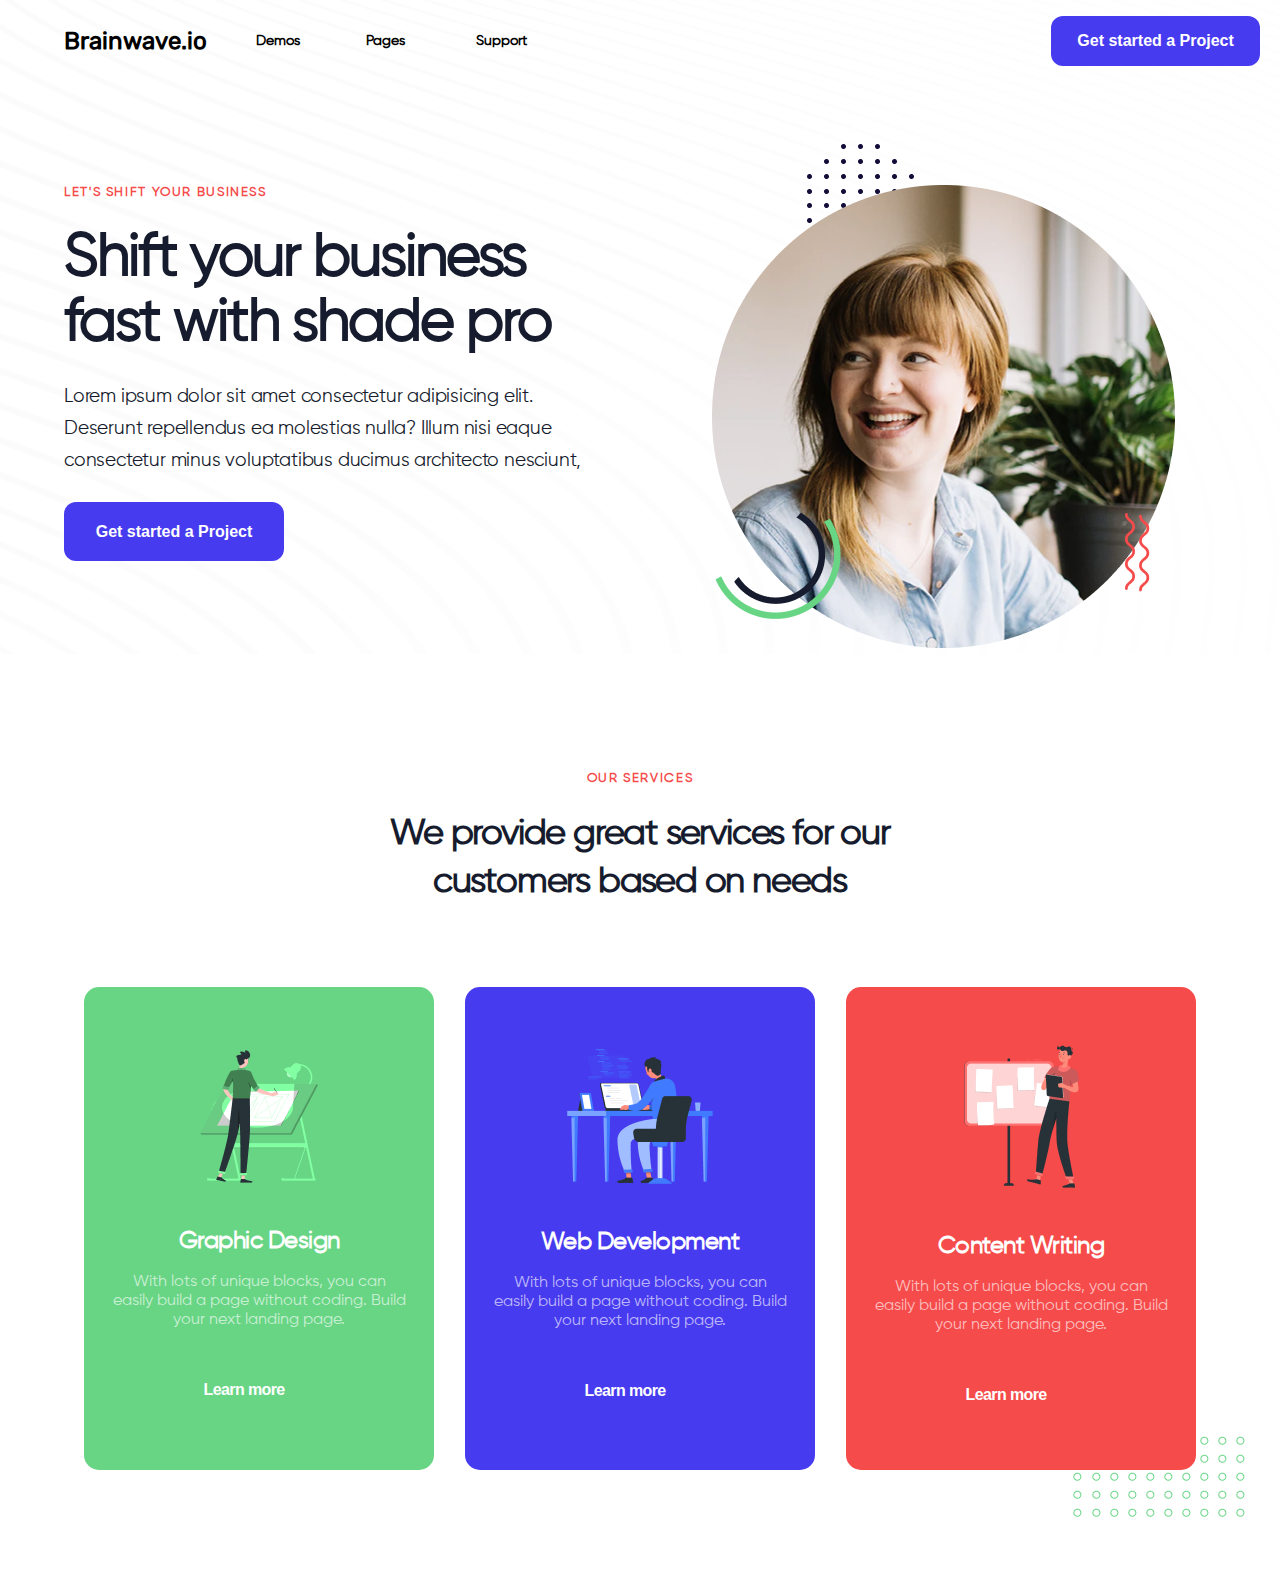
<file: index.html>
<!DOCTYPE html>
<html lang="en">
<head>
    <meta charset="UTF-8">
    <meta name="viewport" content="width=device-width, initial-scale=1.0">
    <title>Document</title>
    <link rel="stylesheet" href="css/style.css">
    <link rel="stylesheet" href="css/icon.css">
</head>
<body>
    <header>
     
        <div class="hdr">
            <h1>
                Brainwave.io
            </h1>
            <ul>
                <li>
                    Demos 
                </li>
                <li>
                    Pages
                </li>
                <li>
                    Support
                </li>
            </ul>
            <button class="btn">
                Get started a Project
            </button>
        </div>
         <section class="intro-cont">
        
                
            
   <div class="intro-text">
      <span>
        LET'S SHIFT YOUR BUSINESS
    </span>
    <h2 class="ttl">
        Shift your business fast with shade pro
    </h2>
    <p>
       Lorem ipsum dolor sit amet consectetur adipisicing elit. 
       Deserunt repellendus ea molestias nulla? Illum nisi eaque consectetur minus voluptatibus ducimus architecto nesciunt, 
       
    </p>
    <button class="btn-intro">
        Get started a Project
    </button>
   </div>
   <div class="intro-img">
    <img src="images/img.png" alt="person">
       <img src="images/Fill 1.png" alt="" class="i1">
            
        
                <img src="images/round.png" alt="" class="i2">
            
        
                <img src="images/waves.png" alt="" class="i3">

   </div>
    </section>
    </header>
    <section class="services">
        
        <span>
            OUR SERVICES
        </span>
        <h1 >
            We provide great services for our customers based on needs
        </h1>
        <div class="ser-crds">
            <div>
             <img src="images/Designer-rafiki.png" alt="">
             <h1> Graphic Design</h1>
             <p>
                With lots of unique blocks, you can easily build a page without coding. Build your next landing page.
             </p>
             <button>
                Learn more
             </button>
            </div>
            <div>
                <img src="images/Programming-rafiki.png" alt="">
                <h1>Web Development</h1>
                   <p>
                With lots of unique blocks, you can easily build a page without coding. Build your next landing page.
             </p>
             <button>
                Learn more
             </button>
            </div>
            <div>
                <img src="images/Notes-rafiki.png" alt="">
                <h1>Content Writing</h1>
                   <p>
                With lots of unique blocks, you can easily build a page without coding. Build your next landing page.
             </p>
             <button>
                Learn more <i class="icon-name"></i>

             </button>
             <img src="images/Group 101.png" alt="" class="i4">
            </div>
        </div>
    </section>
   
    
</body>
</html>
</file>
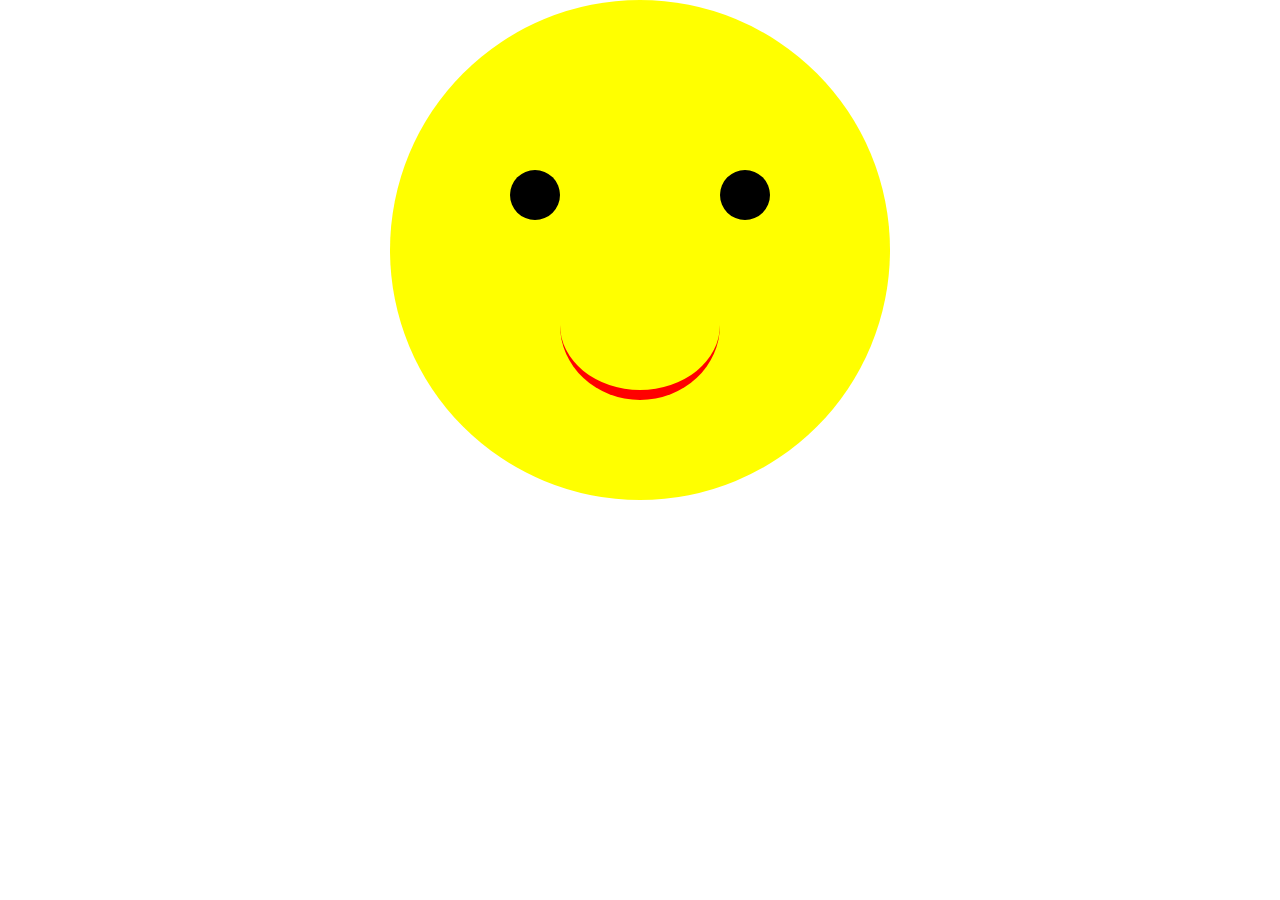
<file: SASS-ASSIGN/index.html>
<!DOCTYPE html>
<html lang="en">
<head>
    <meta charset="UTF-8">
    <meta name="viewport" content="width=device-width, initial-scale=1.0">
    <title>Document</title>
    <link rel="stylesheet" href="style.css">
</head>
<body>
    <div class="face-container">
        <div class="face-round">
            <div class="face-features">
                <div class="eyes">
                    <div>

                    </div>
                    <div>

                    </div>
                </div>
                <div class="mouth">

                </div>
            </div>
        </div>


    </div>
</body>
</html>
</file>
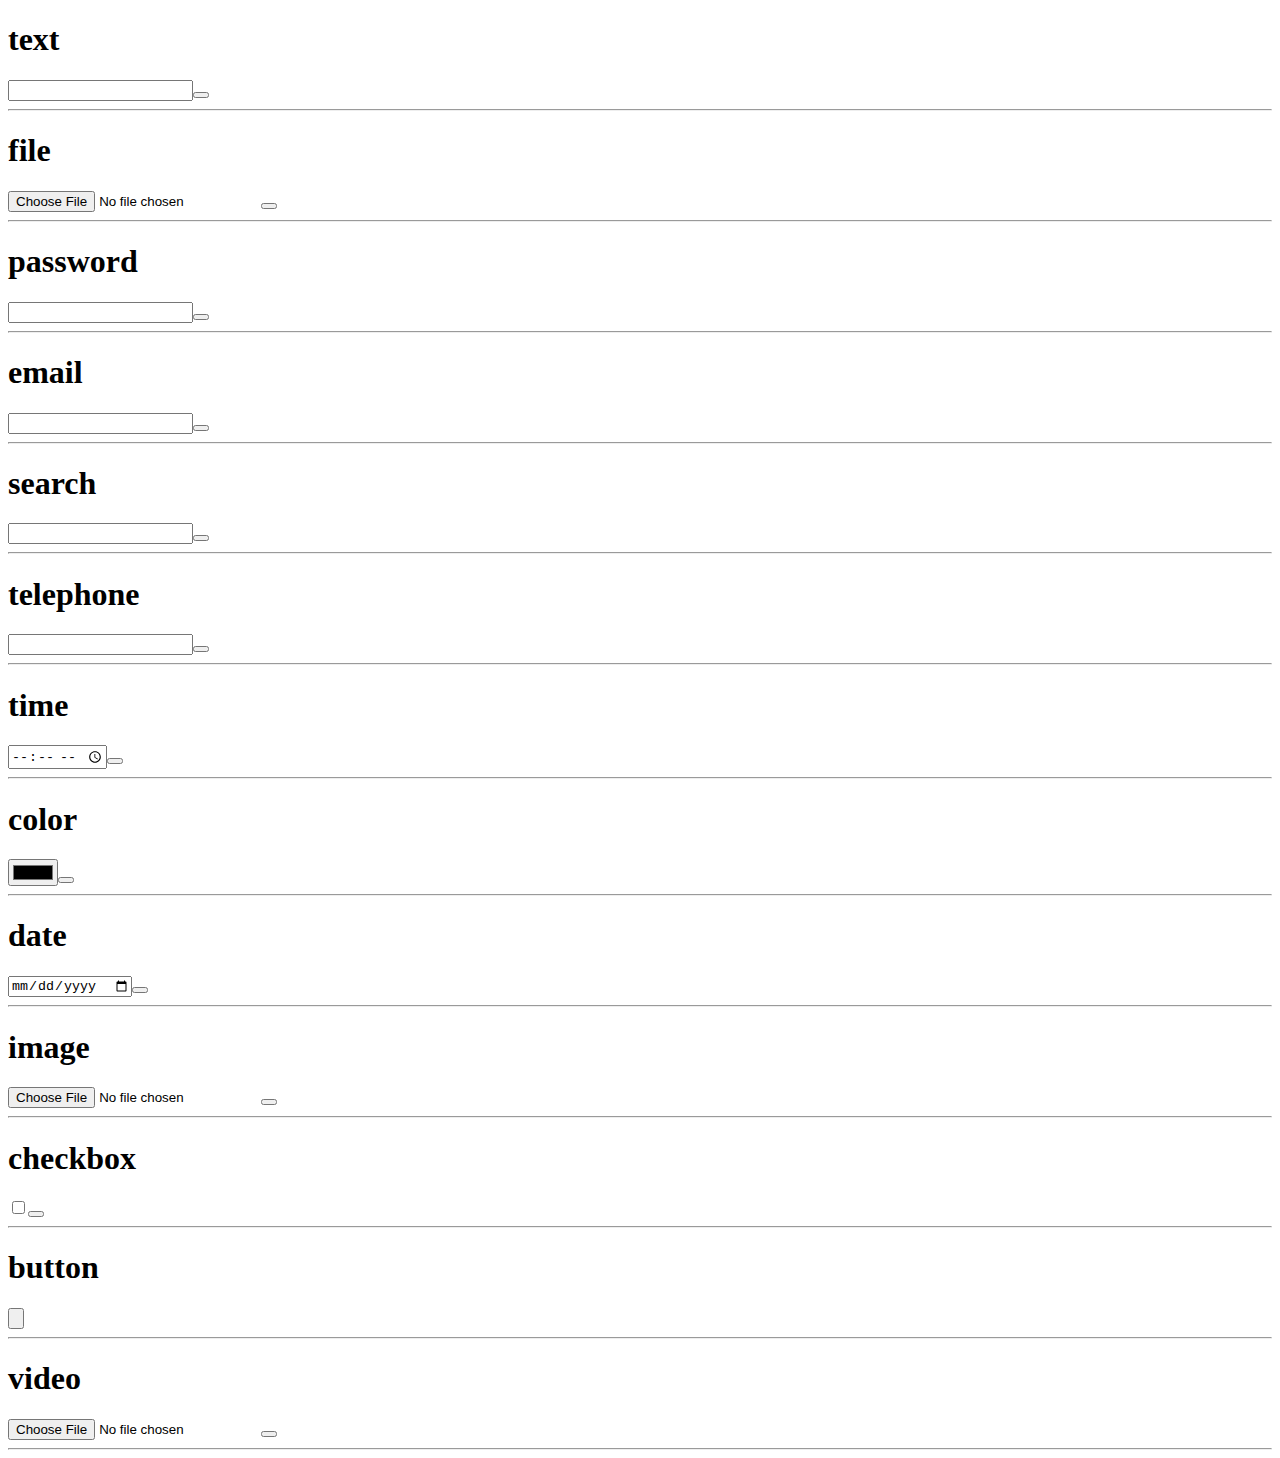
<file: form.html>
<!DOCTYPE html>
<html lang="en">
<head>
    <meta charset="UTF-8">
    <meta name="viewport" content="width=device-width, initial-scale=1.0">
    <title>Document</title>
</head>
<body>
    <form action="">
        <h1>
            text
        </h1>
        <input type="text"><button type="submit"></button>
        <hr>
        <h1>
            file
        </h1>
        <input type="file"><button type="submit"></button>
                <hr>
<h1>
            password
        </h1>
        <input type="password"><button type="submit"></button>
                <hr>
        <h1>
            email
        </h1>
        <input type="email"><button type="submit"></button>
                <hr>
        <h1>
            search
        </h1>
        <input type="search"><button type="submit"></button>
                <hr>
        <h1>
            telephone
        </h1>
        <input type="tel"><button type="submit"></button>
                <hr>
        <h1>
            time
        </h1>
        <input type="time"><button type="submit"></button>
                <hr>
        <h1>
            color
        </h1>
        <input type="color"><button type="submit"></button>
                <hr>
<h1>
            date
        </h1>
        <input type="date"><button type="submit"></button>
                <hr>
        <h1>
            image
        </h1>
        <input type="file" accept="image/*"><button type="submit"></button>
                <hr>
        <h1>
            checkbox
        </h1>
        <input type="checkbox"><button type="submit"></button>
                <hr>
        <h1>
            button
        </h1>
        <input type="button">
                <hr>
                 <h1>
            video
        </h1>
        <input type="file" accept="video/*"><button type="submit"></button>
                <hr>

    </form>
</body>
</html>
</file>
<file: css/style.css>
@font-face {
  font-family: 'Gilroy';
  src: url('/fonts/Gilroy-Regular.ttf') format('truetype');
  font-weight: normal;
  font-style: normal;
}
@font-face {
  font-family: 'Rubik';
  src: url('/fonts/Rubik-Regular.ttf') format('truetype');
  font-weight: normal;
  font-style: normal;
}
body{
    box-sizing: border-box;
    font-family: 'Gilroy',sans-serif;
    margin: 0;
}
header{
    background-image: url('/images/Bitmap.png');
    top: 0;
   
    
}
button{
     cursor: pointer;
}
button:hover{
     
}
.hdr{
    display: flex;
    flex-direction: row;
    flex-wrap: wrap;
   align-items: center;
   align-content: center;
   min-height: 50px;
   padding-left: 166px;
   padding-top: 16px;

}
.hdr h1{
    font-family: 'Rubik',sans-serif;
    font-size: 1.5rem;
}
.hdr ul{
    list-style: none;
    display: flex;
    flex-direction: row;
    flex-wrap: wrap;
    font-size: 0.9rem;
    font-weight: bold;
    padding-left:  49px;
    min-width: 333px;
    padding-right: 38%;
}
.hdr li{
    width: 33%;
}
.btn{
    width: 209px;
    min-height: 50px;
    border-radius: 12px;
    font-size: 1rem;
    font-weight: bold;
    color: white;
    background-color: #473BF0;
    border: none;
    /*margin-left: 38%;*/
}
.intro-cont{
    display: flex;
    flex-direction: row;
    flex-wrap: wrap;
    padding-top: 119px;
    padding-left: 244px;
    gap: 107px;
    
}
.intro-img{
    position: relative;
}
.intro-text{
    width: 541px;
    display: flex;
    flex-direction: column;
    flex-wrap: wrap;
    align-items: flex-start;
}
.intro-text > *:not(button){
    padding-bottom: 25px;
    margin: 0;
}
.intro-text span{
    display: inline-block;
    font-size: 0.8123rem;
    color: #F64B4B;
    font-weight: bold;
    line-height: auto;
    letter-spacing: 1.63px;
}
.intro-text h2{
     font-size: 3.75rem;
    color: #161C2D;
    font-weight: bold;
    line-height: 65px;
    letter-spacing: -2px;
}
.intro-text p{
     font-size: 1.18rem;
    color: #161C2D;
    line-height: 32px;
    letter-spacing: -0.2px;
}
.btn-intro{
    width: 220px;
   min-height: 59px;
    border-radius: 12px;
    font-size: 1rem;
    font-weight: bold;
    color: white;
    background-color: #473BF0;
    border: none;
}

.i1,.i2,.i3,.i4{
    position: absolute;
}
.i1{
       top: -41px;
    left: 95px;
    z-index: -1;
}
.i3{
      top: 328px;
    left: 413px;
    z-index: 1;
}
.i2{
   
   bottom: 32px;
    left: 2px;
    z-index: 1;
}
.services{
    display: flex;
    flex-direction: column;
    flex-wrap: wrap;
    justify-content: flex-start;
    align-items: center;
    padding-bottom: 100px;
    padding-top: 117px;
   
}
.services span{
    display: inline-block;
    font-size: 0.81rem;
    color: #F64B4B;
    font-weight: bold;
    line-height: auto;
    letter-spacing: 1.63px;
    padding-bottom: 23px;
}
.services>h1{
     font-size: 2.25rem;
    color: #161C2D;
    font-weight: bold;
    line-height: 48px;
    letter-spacing: -1.2px;
    width: 521px;
    text-align: center;
    display: inline-block;
    padding-bottom: 81px;
}
.ser-crds{
    display: flex;
    flex-direction: row;
    flex-wrap: wrap;
    justify-content: center;
    align-items: center;
    align-content: center;
    gap: 31px;

}
.ser-crds div{
    width:350px;
    height: 483px;
    display: flex;
    flex-direction: column;
    flex-wrap: wrap;
    justify-content: center;
    align-items: center;
    border-radius: 15px;
    color:white;
}
.ser-crds p,h1{
    margin: 0;
}
.ser-crds h1{
         font-size: 1.5rem;
   
    font-weight: bold;
    line-height: 34px;
    letter-spacing: -0.5px;
    padding-bottom:15px ;
     
}
.ser-crds div p{
    width: 296px;
    text-align: center;
    color: rgb(255, 255, 255,0.65);
    padding-bottom: 43px;
}
.ser-crds div:nth-child(1){
    background-color: #68D585;

}
.ser-crds div:nth-child(2){
    background-color: #473BF0;

}
.ser-crds div:nth-child(3){
    background-color: #F64B4B;
    position: relative;

}
.ser-crds div button{
    color: white;
           font-size: 1rem;
   
    font-weight: bold;
    line-height: 32px;
    letter-spacing: -0.6px;
    border: none;
    background-color: transparent;
    width: 123px;
    min-height: 32px;
    text-align: left;
   
}
.ser-crds img{
    padding-bottom: 41.3px;
}
.i4{
   
     bottom: -88px;
    right: -49px;
    z-index: -1;
}
@media (min-width:600px) {
    header{
        justify-content: flex-start;
    }
     .hdr{
        padding-left: 5%;
    }
    .intro-cont{
        padding-left: 5%;
        
    }
    
}
@media (min-width:400px) and (max-width:600px){
    html{
        font-size: 12px;
    }
    .hdr{
        padding-left: 5%;
    }
    .intro-cont{
        padding-left: 5%;
        
    }
    .services{
        flex-direction: row-reverse;
        justify-content: center;
    }
    .hdr ul{
        padding-left:  0;
    }
    header{
        justify-content: flex-start;
    }
    
}
</file>
<file: css/icon.css>
@font-face {
  font-family: 'icomoon';
  src:  url('/fonts/icomoon.eot?7vfwjk');
  src:  url('/fonts/icomoon.eot?7vfwjk#iefix') format('embedded-opentype'),
    url('/fonts/icomoon.ttf?7vfwjk') format('truetype'),
    url('/fonts/icomoon.woff?7vfwjk') format('woff'),
    url('/fonts/icomoon.svg?7vfwjk#icomoon') format('svg');
  font-weight: normal;
  font-style: normal;
  font-display: block;
}

[class^="icon-"], [class*=" icon-"] {
  /* use !important to prevent issues with browser extensions that change fonts */
  font-family: 'icomoon' !important;
  font-style: normal;
  font-weight: normal;
  font-variant: normal;
  text-transform: none;
  line-height: 1;

  /* Better Font Rendering =========== */
  -webkit-font-smoothing: antialiased;
  -moz-osx-font-smoothing: grayscale;
}
</file>
<file: SASS-ASSIGN/style.css>
* {
  box-sizing: border-box;
  margin: 0;
}

.face-round .face-features, .face-round {
  display: flex;
  flex-direction: column;
  align-items: center;
}

.face-round .face-features .eyes {
  display: flex;
  align-items: center;
  justify-content: space-between;
}

.face-round {
  width: 31.25rem;
  height: 31.25rem;
  background-color: yellow;
  border-radius: 50%;
  border: none;
  margin-left: auto;
  margin-right: auto;
}
.face-round .face-features {
  padding-top: 10.625rem;
  height: 25rem;
  gap: 1.875rem;
}
.face-round .face-features .eyes {
  gap: 10rem;
}
.face-round .face-features .eyes div {
  width: 3.125rem;
  height: 3.125rem;
  border-radius: 50%;
  background-color: black;
  border: none;
}
.face-round .face-features .mouth {
  width: 10rem;
  height: 10rem;
  border-radius: 50%;
  border-bottom: 0.625rem red solid;
}/*# sourceMappingURL=style.css.map */
</file>
